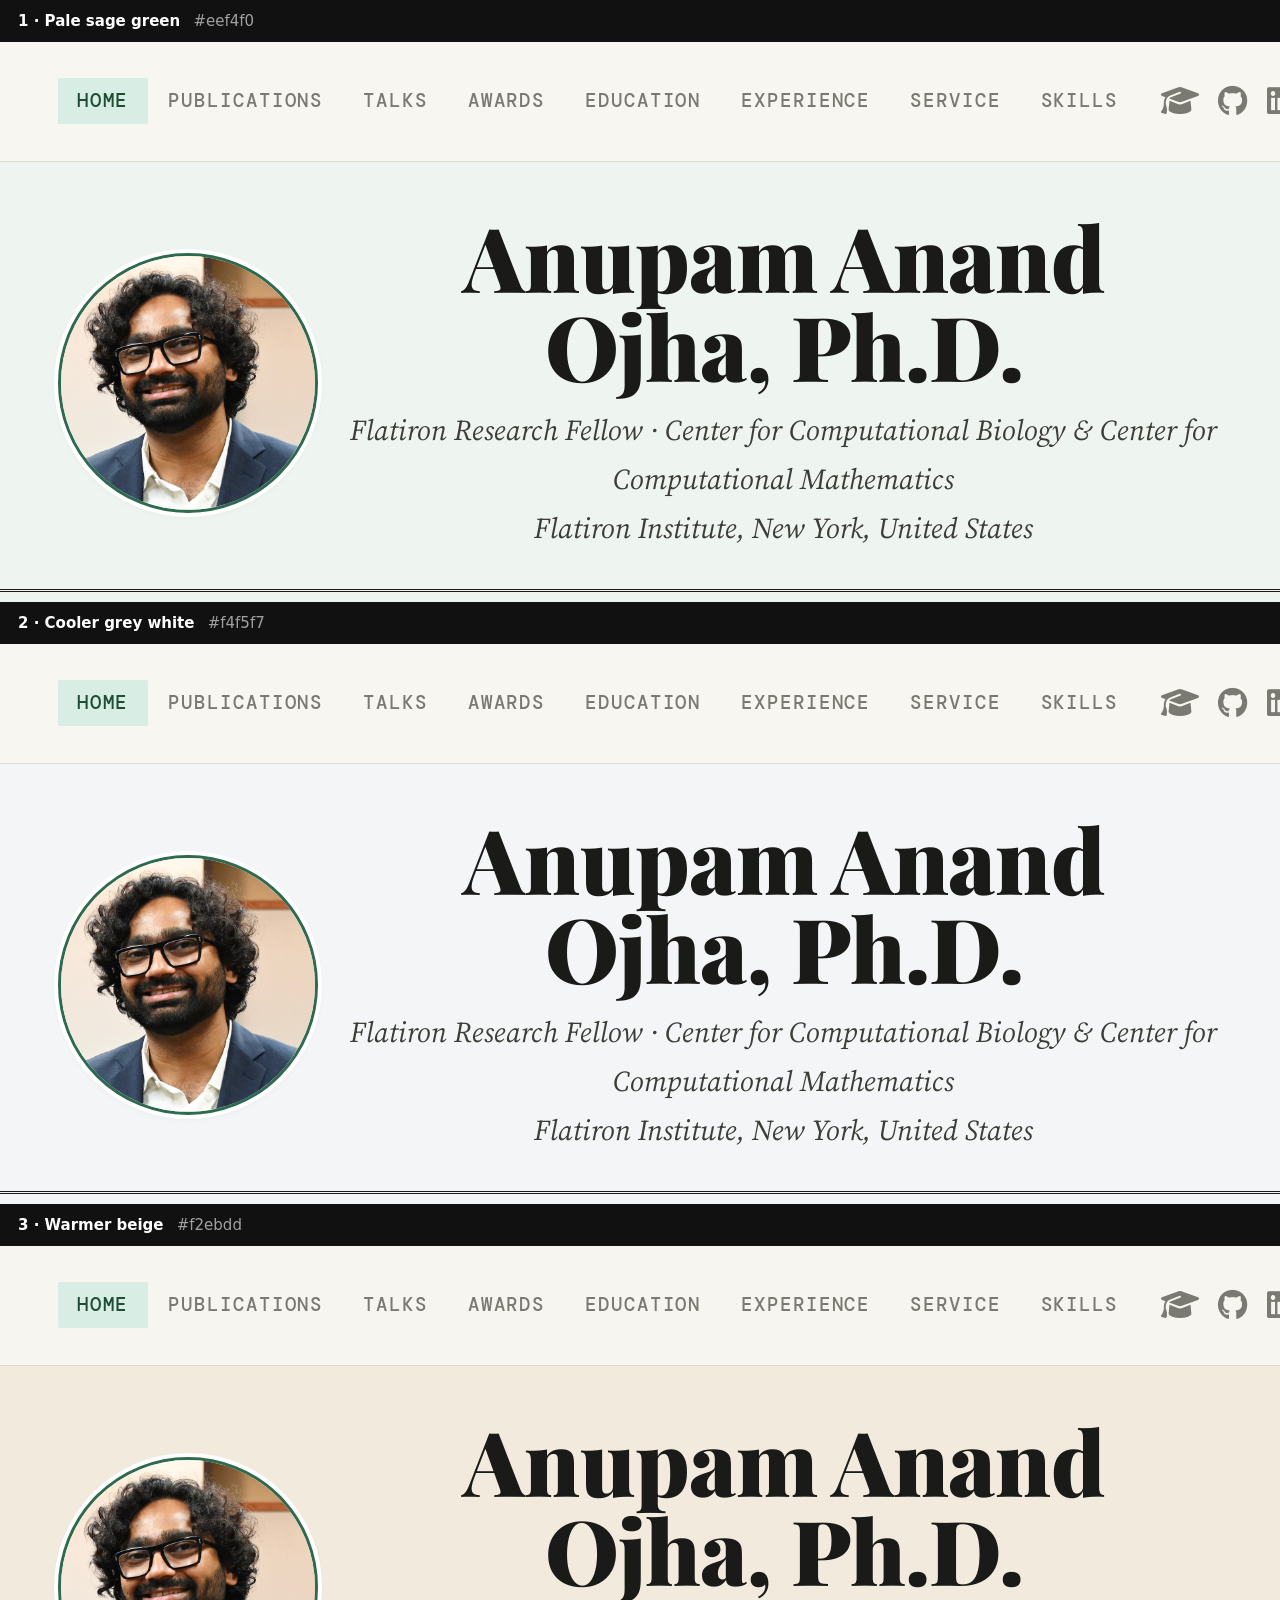
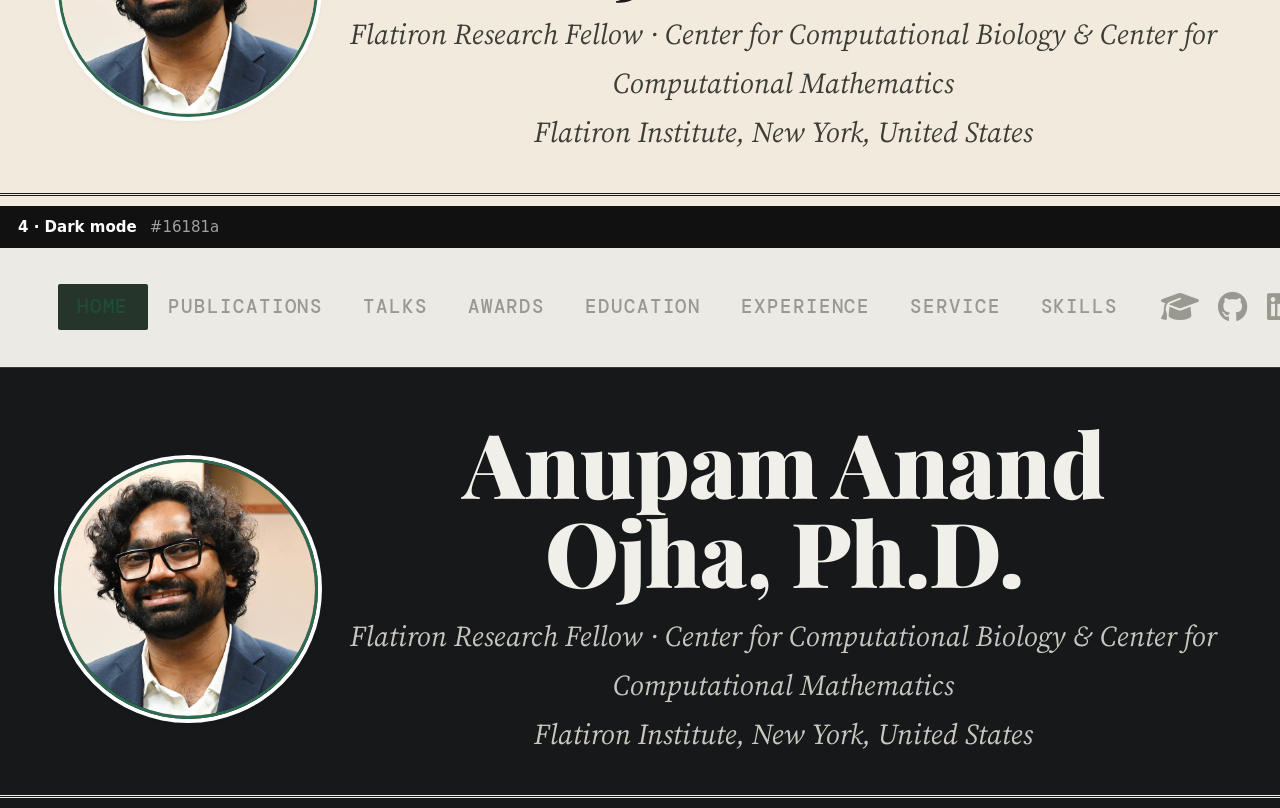
<file: _preview.html>
<!doctype html>
<html>
<head>
<meta charset="utf-8">
<meta name="viewport" content="width=device-width, initial-scale=1">
<title>Background previews</title>
<style>
  body{margin:0;font-family:system-ui,-apple-system,Segoe UI,Roboto,sans-serif;background:#0d0d0d}
  .lab{padding:12px 18px;font-size:15px;font-weight:600;color:#fff;background:#111;position:sticky;top:0;z-index:2}
  .lab span{opacity:.6;font-weight:400;margin-left:8px}
  .frame{width:100%;height:560px;border:0;display:block;background:#fff}
</style>
</head>
<body>
  <div class="lab">1 &middot; Pale sage green <span>#eef4f0</span></div>
  <iframe class="frame" src="index.html" data-bg="#eef4f0"></iframe>
  <div class="lab">2 &middot; Cooler grey white <span>#f4f5f7</span></div>
  <iframe class="frame" src="index.html" data-bg="#f4f5f7"></iframe>
  <div class="lab">3 &middot; Warmer beige <span>#f2ebdd</span></div>
  <iframe class="frame" src="index.html" data-bg="#f2ebdd"></iframe>
  <div class="lab">4 &middot; Dark mode <span>#16181a</span></div>
  <iframe class="frame" src="index.html" data-bg="#16181a" data-dark="1"></iframe>
<script>
document.querySelectorAll('iframe').forEach(function(f){
  f.addEventListener('load', function(){
    try{
      var d = f.contentDocument, r = d.documentElement.style;
      if (f.dataset.dark){
        var set = {'--paper':'#16181a','--paper-dark':'#202325','--paper-border':'#33383c','--ink':'#f0efe9','--ink-mid':'#c8c7bf','--ink-light':'#9a998f','--card':'#202325','--card-border':'#33383c','--sage-ultra':'#1e2a24','--sage-pale':'#25352c'};
        for (var k in set) r.setProperty(k, set[k]);
        d.body.style.color = '#f0efe9';
      } else {
        r.setProperty('--paper', f.dataset.bg);
      }
      d.body.style.background = f.dataset.bg;
    }catch(e){}
  });
});
</script>
</body>
</html>
</file>
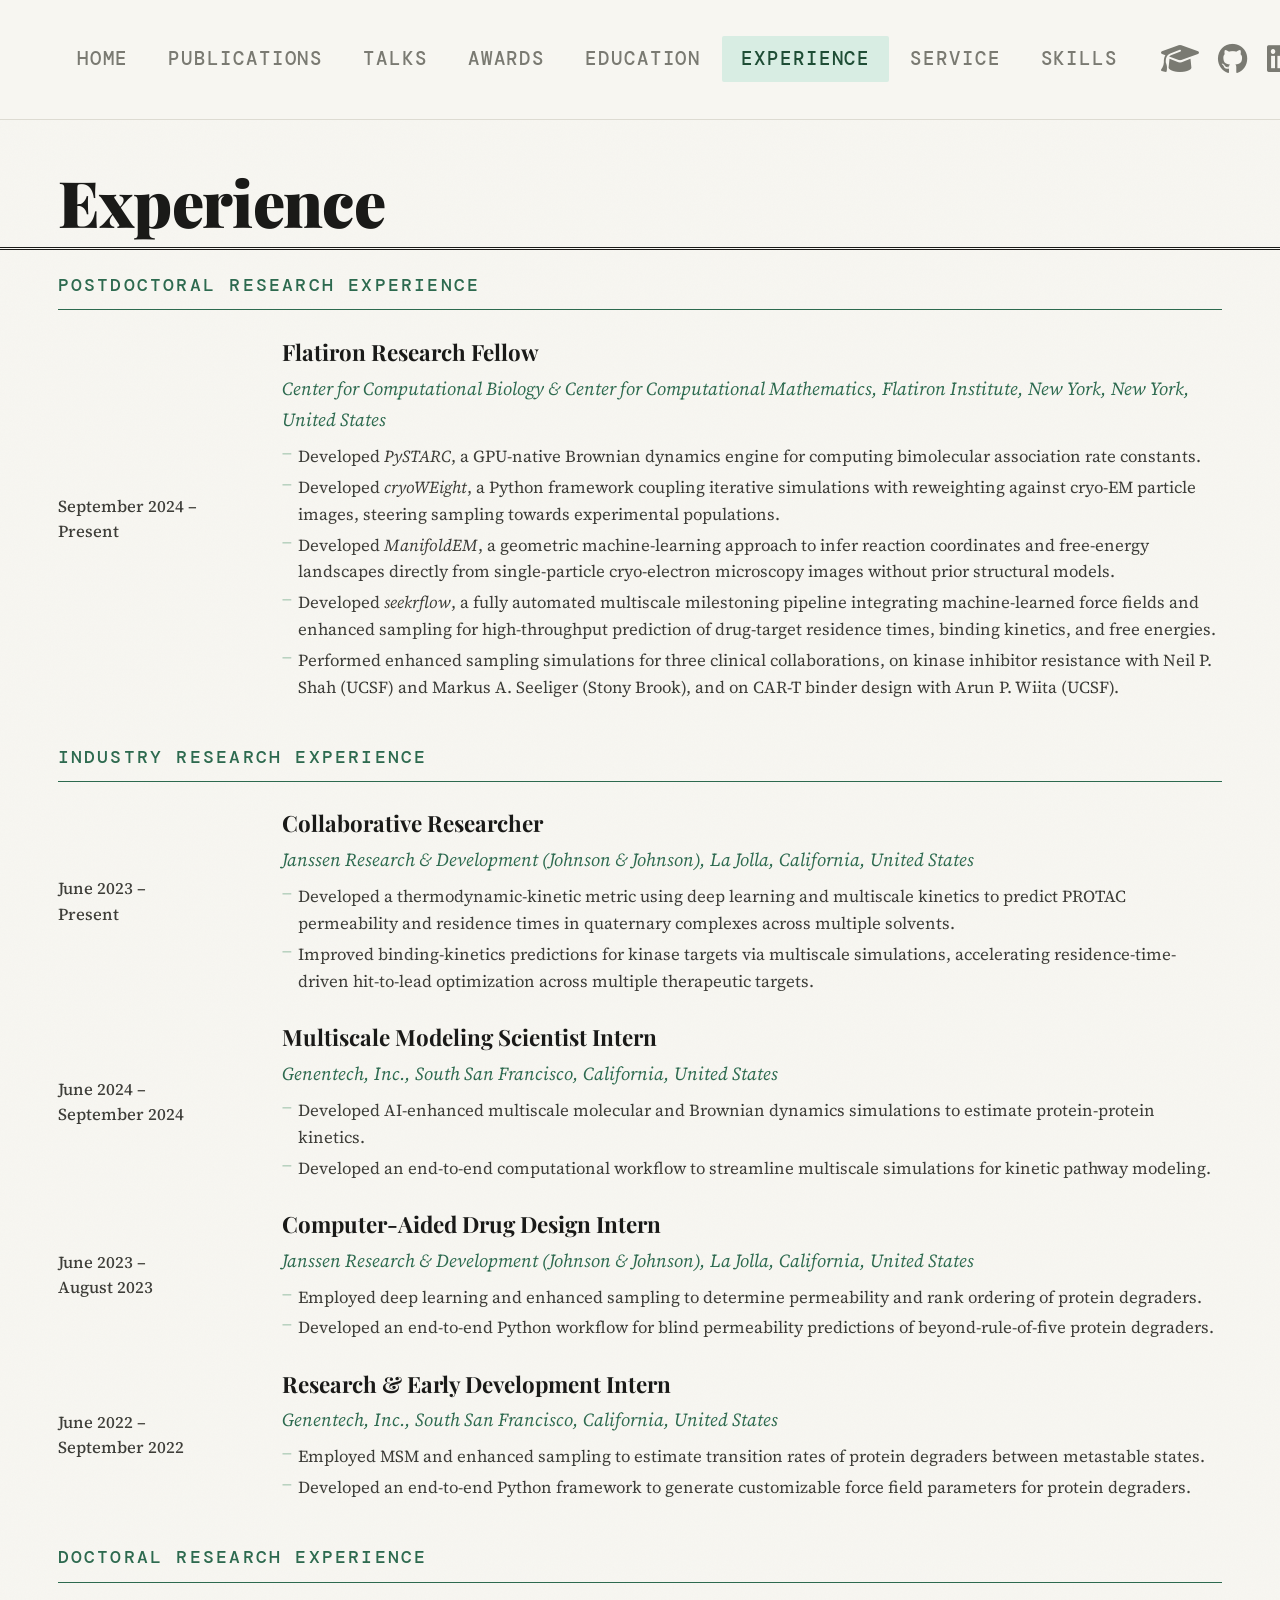
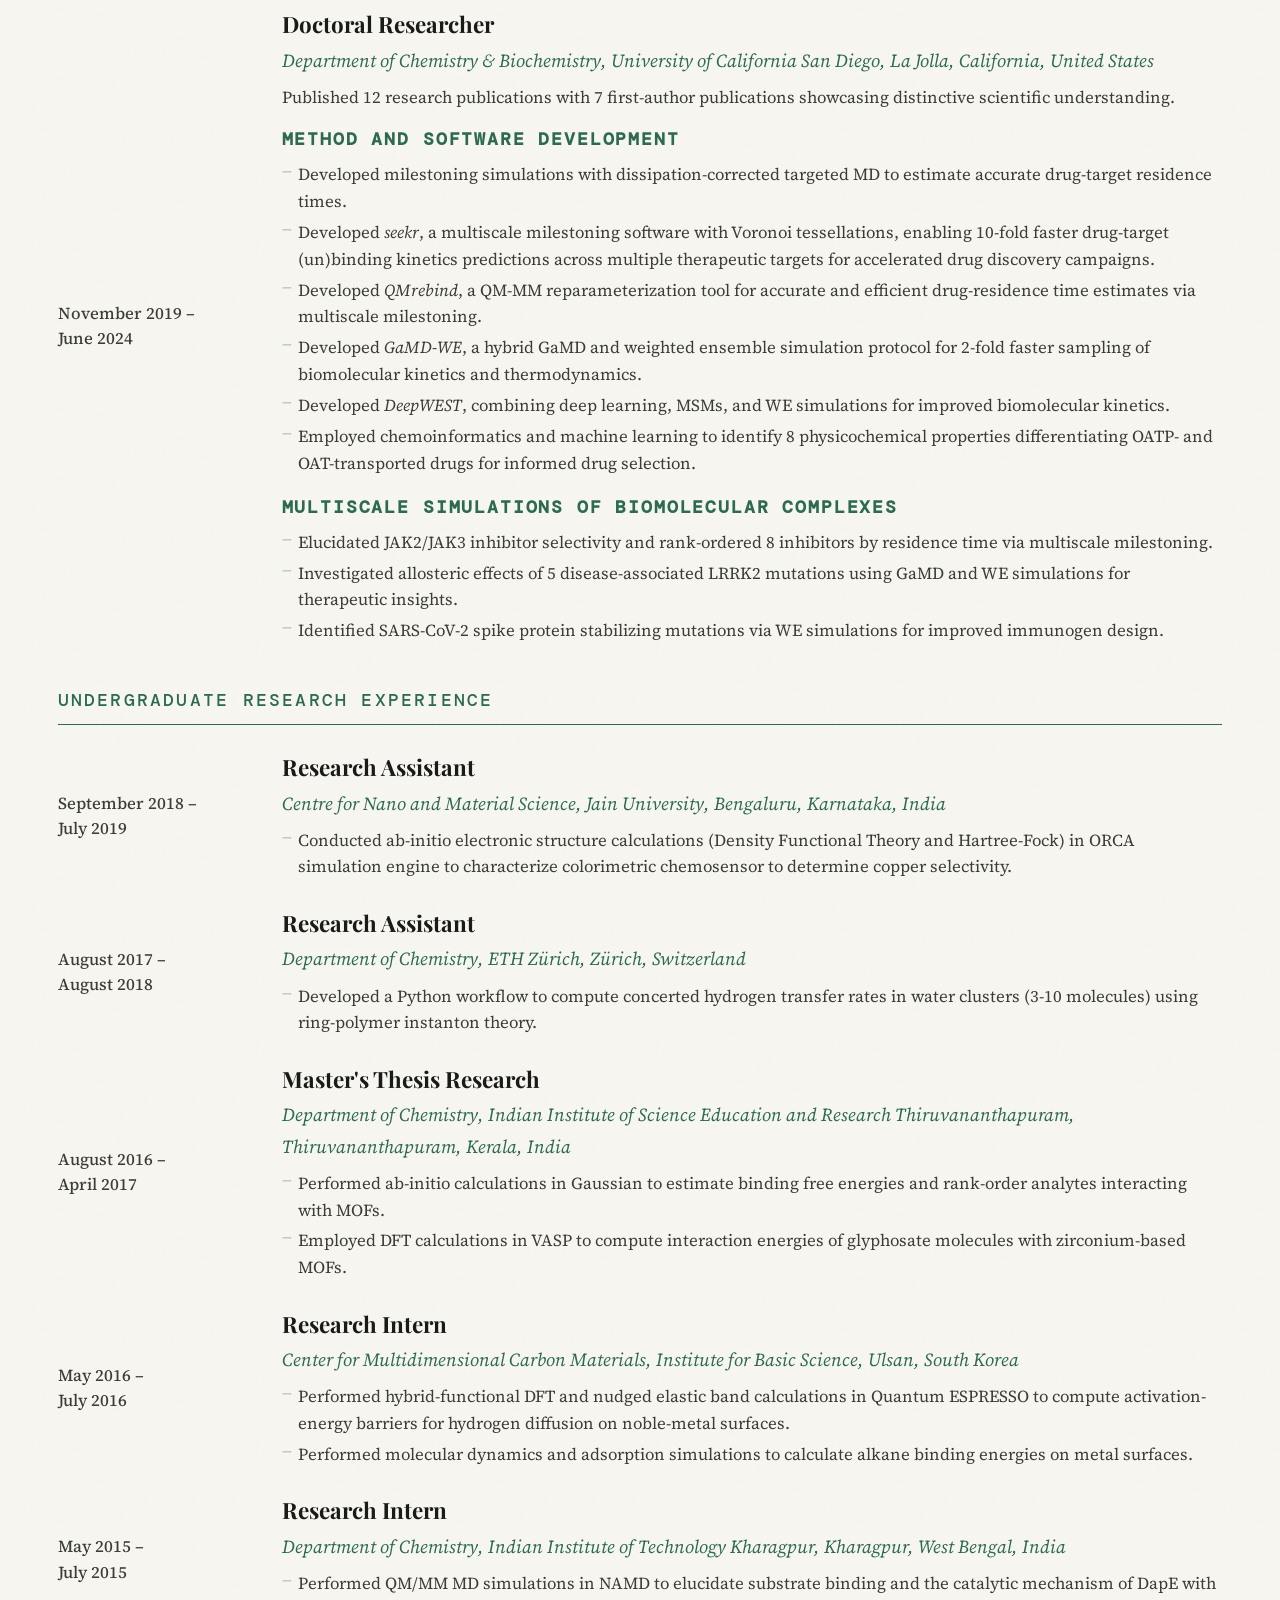
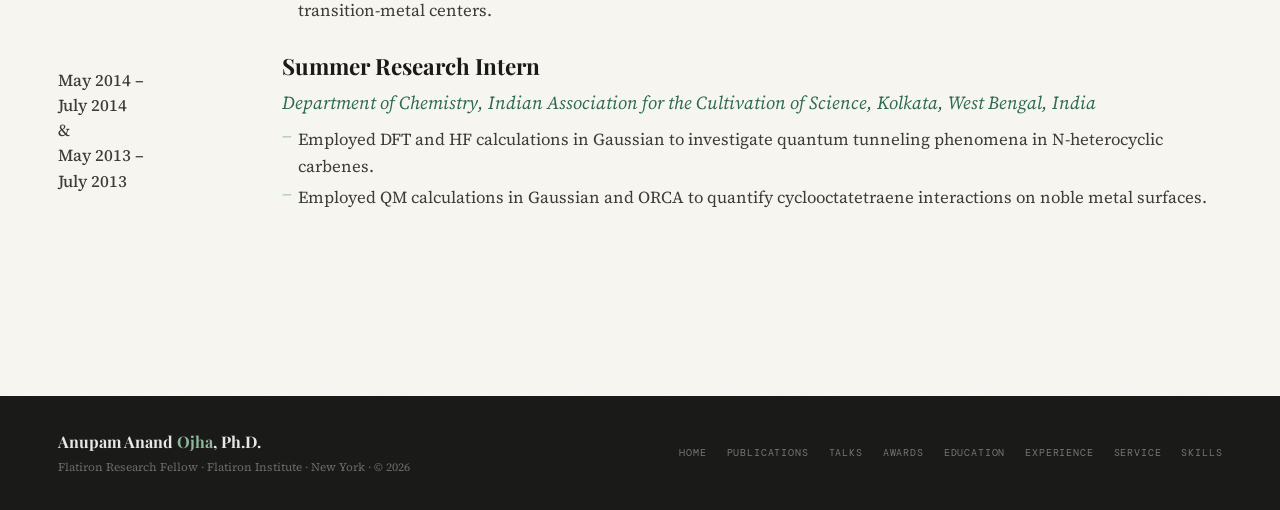
<file: experience.html>
<!DOCTYPE html>
<html lang="en">
<head>
  <meta charset="UTF-8"/>
  <meta name="viewport" content="width=device-width,initial-scale=1.0"/>
  <link rel="icon" type="image/svg+xml" href="favicon.svg"/>
  <title>Experience — Anupam Anand Ojha</title>
  <link rel="stylesheet" href="style.css"/>
  <link rel="stylesheet" href="https://cdnjs.cloudflare.com/ajax/libs/font-awesome/6.5.1/css/all.min.css"/>
  <style>
    /* Match section-title font to publications page */
    .cv-block-title {
      font-size: 1.15rem !important;
      letter-spacing: .12em !important;
      padding-bottom: .5rem !important;
      margin-bottom: 1.4rem !important;
    }
    /* Override: left-align both date lines */
    .tl-date {
      text-align: left !important;
      line-height: 1.5 !important;
      font-size: 1.05rem !important;
      color: var(--ink-mid) !important;
      font-weight: 500 !important;
      font-family: 'Source Serif 4', Georgia, serif !important;
    }
    /* Vertically center the date within its row */
    .tl-item {
      align-items: center !important;
      grid-template-columns: 200px 1fr !important;
    }
    /* Match talks.html font scale */
    .tl-role {
      font-size: 1.4rem !important;
    }
    .tl-org {
      font-size: 1.15rem !important;
    }
    .tl-bullets li {
      font-size: 1.05rem !important;
    }
    /* Reduce white space between page header and first content section */
    .page-header {
      padding-bottom: 12px !important;
    }
    .section {
      padding-top: 20px !important;
      border-top: none !important;
    }
    /* Darken bullet text for better readability */
    .tl-bullets li {
      color: var(--ink-mid) !important;
    }
    /* MOBILE: stack date above content for readability on phones */
    @media (max-width: 768px) {
      .tl-item {
        grid-template-columns: 1fr !important;
        gap: 0.4rem !important;
        align-items: start !important;
      }
      .tl-date {
        font-size: 0.95rem !important;
      }
      .tl-date br {
        display: none;
      }
    }
  </style>
</head>
<body>
<nav class="nav">
  <div class="nav-inner">
    <ul class="nav-links">
      <li><a class="nav-link" href="index.html">Home</a></li>
      <li><a class="nav-link" href="publications.html">Publications</a></li>
      <li><a class="nav-link" href="talks.html">Talks</a></li>
      <li><a class="nav-link" href="awards.html">Awards</a></li>
      <li><a class="nav-link" href="education.html">Education</a></li>
      <li><a class="nav-link active" href="experience.html">Experience</a></li>
      <li><a class="nav-link" href="service.html">Service</a></li>
      <li><a class="nav-link" href="skills.html">Skills</a></li>
    </ul>
    <div class="nav-social">
      <a href="https://scholar.google.com/citations?user=BQ0WKs8AAAAJ" target="_blank" title="Google Scholar"><i class="fas fa-graduation-cap"></i></a>
      <a href="https://github.com/anandojha" target="_blank" title="GitHub"><i class="fab fa-github"></i></a>
      <a href="https://www.linkedin.com/in/aaojha" target="_blank" title="LinkedIn"><i class="fab fa-linkedin"></i></a>
      <a href="https://orcid.org/0000-0001-6588-3092" target="_blank" title="ORCID"><i class="fab fa-orcid"></i></a>
      <a href="mailto:anandojha.002@gmail.com" title="Email"><i class="fas fa-envelope"></i></a>
    </div>
    <button class="nav-toggle" aria-label="menu"><span></span><span></span><span></span></button>
  </div>
</nav>
<div class="nav-mobile">
  <a class="nav-link" href="index.html">Home</a>
  <a class="nav-link" href="publications.html">Publications</a>
  <a class="nav-link" href="talks.html">Talks</a>
  <a class="nav-link" href="awards.html">Awards</a>
  <a class="nav-link" href="education.html">Education</a>
  <a class="nav-link active" href="experience.html">Experience</a>
  <a class="nav-link" href="service.html">Service</a>
  <a class="nav-link" href="skills.html">Skills</a>
</div>

<header class="page-header">
  <div class="container">
    <div class="page-header-inner">
      <div>
        <h1>Experience</h1>
      </div>
    </div>
  </div>
</header>

<main class="section">
  <div class="container">
    <div class="cv-main reveal">

      <!-- POSTDOCTORAL -->
      <div class="cv-block">
        <div class="cv-block-title">Postdoctoral Research Experience</div>
        <div class="tl">
          <div class="tl-item">
            <div class="tl-date">September 2024 –<br>Present</div>
            <div>
              <div class="tl-role">Flatiron Research Fellow</div>
              <div class="tl-org">Center for Computational Biology &amp; Center for Computational Mathematics, Flatiron Institute, New York, New York, United States</div>
              <ul class="tl-bullets">
                <li>Developed <em>PySTARC</em>, a GPU-native Brownian dynamics engine for computing bimolecular association rate constants.</li>
                <li>Developed <em>cryoWEight</em>, a Python framework coupling iterative simulations with reweighting against cryo-EM particle images, steering sampling towards experimental populations.</li>
                <li>Developed <em>ManifoldEM</em>, a geometric machine-learning approach to infer reaction coordinates and free-energy landscapes directly from single-particle cryo-electron microscopy images without prior structural models.</li>
                <li>Developed <em>seekrflow</em>, a fully automated multiscale milestoning pipeline integrating machine-learned force fields and enhanced sampling for high-throughput prediction of drug-target residence times, binding kinetics, and free energies.</li>
                <li>Performed enhanced sampling simulations for three clinical collaborations, on kinase inhibitor resistance with Neil P. Shah (UCSF) and Markus A. Seeliger (Stony Brook), and on CAR-T binder design with Arun P. Wiita (UCSF).</li>
              </ul>
            </div>
          </div>
        </div>
      </div>

      <!-- INDUSTRY -->
      <div class="cv-block">
        <div class="cv-block-title">Industry Research Experience</div>
        <div class="tl">
          <div class="tl-item">
            <div class="tl-date">June 2023 –<br>Present</div>
            <div>
              <div class="tl-role">Collaborative Researcher</div>
              <div class="tl-org">Janssen Research &amp; Development (Johnson &amp; Johnson), La Jolla, California, United States</div>
              <ul class="tl-bullets">
                <li>Developed a thermodynamic-kinetic metric using deep learning and multiscale kinetics to predict PROTAC permeability and residence times in quaternary complexes across multiple solvents.</li>
                <li>Improved binding-kinetics predictions for kinase targets via multiscale simulations, accelerating residence-time-driven hit-to-lead optimization across multiple therapeutic targets.</li>
              </ul>
            </div>
          </div>
          <div class="tl-item">
            <div class="tl-date">June 2024 –<br>September 2024</div>
            <div>
              <div class="tl-role">Multiscale Modeling Scientist Intern</div>
              <div class="tl-org">Genentech, Inc., South San Francisco, California, United States</div>
              <ul class="tl-bullets">
                <li>Developed AI-enhanced multiscale molecular and Brownian dynamics simulations to estimate protein-protein kinetics.</li>
                <li>Developed an end-to-end computational workflow to streamline multiscale simulations for kinetic pathway modeling.</li>
              </ul>
            </div>
          </div>
          <div class="tl-item">
            <div class="tl-date">June 2023 –<br>August 2023</div>
            <div>
              <div class="tl-role">Computer-Aided Drug Design Intern</div>
              <div class="tl-org">Janssen Research &amp; Development (Johnson &amp; Johnson), La Jolla, California, United States</div>
              <ul class="tl-bullets">
                <li>Employed deep learning and enhanced sampling to determine permeability and rank ordering of protein degraders.</li>
                <li>Developed an end-to-end Python workflow for blind permeability predictions of beyond-rule-of-five protein degraders.</li>
              </ul>
            </div>
          </div>
          <div class="tl-item">
            <div class="tl-date">June 2022 –<br>September 2022</div>
            <div>
              <div class="tl-role">Research &amp; Early Development Intern</div>
              <div class="tl-org">Genentech, Inc., South San Francisco, California, United States</div>
              <ul class="tl-bullets">
                <li>Employed MSM and enhanced sampling to estimate transition rates of protein degraders between metastable states.</li>
                <li>Developed an end-to-end Python framework to generate customizable force field parameters for protein degraders.</li>
              </ul>
            </div>
          </div>
        </div>
      </div>

      <!-- PHD -->
      <div class="cv-block">
        <div class="cv-block-title">Doctoral Research Experience</div>
        <div class="tl">
          <div class="tl-item">
            <div class="tl-date">November 2019 –<br>June 2024</div>
            <div>
              <div class="tl-role">Doctoral Researcher</div>
              <div class="tl-org">Department of Chemistry &amp; Biochemistry, University of California San Diego, La Jolla, California, United States</div>
              <p style="font-size:1.05rem;color:var(--ink-mid);margin:.4rem 0 .8rem;line-height:1.6">Published 12 research publications with 7 first-author publications showcasing distinctive scientific understanding.</p>

              <div style="font-family:'DM Mono',monospace;font-size:1.15rem;font-weight:600;letter-spacing:.1em;text-transform:uppercase;color:var(--forest-mid);margin-top:.6rem;margin-bottom:.4rem">Method and software development</div>
              <ul class="tl-bullets">
                <li>Developed milestoning simulations with dissipation-corrected targeted MD to estimate accurate drug-target residence times.</li>
                <li>Developed <em>seekr</em>, a multiscale milestoning software with Voronoi tessellations, enabling 10-fold faster drug-target (un)binding kinetics predictions across multiple therapeutic targets for accelerated drug discovery campaigns.</li>
                <li>Developed <em>QMrebind</em>, a QM-MM reparameterization tool for accurate and efficient drug-residence time estimates via multiscale milestoning.</li>
                <li>Developed <em>GaMD-WE</em>, a hybrid GaMD and weighted ensemble simulation protocol for 2-fold faster sampling of biomolecular kinetics and thermodynamics.</li>
                <li>Developed <em>DeepWEST</em>, combining deep learning, MSMs, and WE simulations for improved biomolecular kinetics.</li>
                <li>Employed chemoinformatics and machine learning to identify 8 physicochemical properties differentiating OATP- and OAT-transported drugs for informed drug selection.</li>
              </ul>

              <div style="font-family:'DM Mono',monospace;font-size:1.15rem;font-weight:600;letter-spacing:.1em;text-transform:uppercase;color:var(--forest-mid);margin-top:.9rem;margin-bottom:.4rem">Multiscale simulations of biomolecular complexes</div>
              <ul class="tl-bullets">
                <li>Elucidated JAK2/JAK3 inhibitor selectivity and rank-ordered 8 inhibitors by residence time via multiscale milestoning.</li>
                <li>Investigated allosteric effects of 5 disease-associated LRRK2 mutations using GaMD and WE simulations for therapeutic insights.</li>
                <li>Identified SARS-CoV-2 spike protein stabilizing mutations via WE simulations for improved immunogen design.</li>
              </ul>
            </div>
          </div>
        </div>
      </div>

      <!-- UNDERGRADUATE -->
      <div class="cv-block">
        <div class="cv-block-title">Undergraduate Research Experience</div>
        <div class="tl">
          <div class="tl-item">
            <div class="tl-date">September 2018 –<br>July 2019</div>
            <div>
              <div class="tl-role">Research Assistant</div>
              <div class="tl-org">Centre for Nano and Material Science, Jain University, Bengaluru, Karnataka, India</div>
              <ul class="tl-bullets">
                <li>Conducted ab-initio electronic structure calculations (Density Functional Theory and Hartree-Fock) in ORCA simulation engine to characterize colorimetric chemosensor to determine copper selectivity.</li>
              </ul>
            </div>
          </div>
          <div class="tl-item">
            <div class="tl-date">August 2017 –<br>August 2018</div>
            <div>
              <div class="tl-role">Research Assistant</div>
              <div class="tl-org">Department of Chemistry, ETH Zürich, Zürich, Switzerland</div>
              <ul class="tl-bullets">
                <li>Developed a Python workflow to compute concerted hydrogen transfer rates in water clusters (3-10 molecules) using ring-polymer instanton theory.</li>
              </ul>
            </div>
          </div>
          <div class="tl-item">
            <div class="tl-date">August 2016 –<br>April 2017</div>
            <div>
              <div class="tl-role">Master's Thesis Research</div>
              <div class="tl-org">Department of Chemistry, Indian Institute of Science Education and Research Thiruvananthapuram, Thiruvananthapuram, Kerala, India</div>
              <ul class="tl-bullets">
                <li>Performed ab-initio calculations in Gaussian to estimate binding free energies and rank-order analytes interacting with MOFs.</li>
                <li>Employed DFT calculations in VASP to compute interaction energies of glyphosate molecules with zirconium-based MOFs.</li>
              </ul>
            </div>
          </div>
          <div class="tl-item">
            <div class="tl-date">May 2016 –<br>July 2016</div>
            <div>
              <div class="tl-role">Research Intern</div>
              <div class="tl-org">Center for Multidimensional Carbon Materials, Institute for Basic Science, Ulsan, South Korea</div>
              <ul class="tl-bullets">
                <li>Performed hybrid-functional DFT and nudged elastic band calculations in Quantum ESPRESSO to compute activation-energy barriers for hydrogen diffusion on noble-metal surfaces.</li>
                <li>Performed molecular dynamics and adsorption simulations to calculate alkane binding energies on metal surfaces.</li>
              </ul>
            </div>
          </div>
          <div class="tl-item">
            <div class="tl-date">May 2015 –<br>July 2015</div>
            <div>
              <div class="tl-role">Research Intern</div>
              <div class="tl-org">Department of Chemistry, Indian Institute of Technology Kharagpur, Kharagpur, West Bengal, India</div>
              <ul class="tl-bullets">
                <li>Performed QM/MM MD simulations in NAMD to elucidate substrate binding and the catalytic mechanism of DapE with transition-metal centers.</li>
              </ul>
            </div>
          </div>
          <div class="tl-item">
            <div class="tl-date">May 2014 –<br>July 2014<br>&amp;<br>May 2013 –<br>July 2013</div>
            <div>
              <div class="tl-role">Summer Research Intern</div>
              <div class="tl-org">Department of Chemistry, Indian Association for the Cultivation of Science, Kolkata, West Bengal, India</div>
              <ul class="tl-bullets">
                <li>Employed DFT and HF calculations in Gaussian to investigate quantum tunneling phenomena in N-heterocyclic carbenes.</li>
                <li>Employed QM calculations in Gaussian and ORCA to quantify cyclooctatetraene interactions on noble metal surfaces.</li>
              </ul>
            </div>
          </div>
        </div>
      </div>

    </div>
  </div>
</main>

<footer class="footer">
  <div class="footer-inner">
    <div>
      <div class="footer-brand">Anupam Anand <em>Ojha</em>, Ph.D.</div>
      <div class="footer-sub">Flatiron Research Fellow · Flatiron Institute · New York · © 2026</div>
    </div>
    <nav class="footer-nav">
      <a href="index.html">Home</a>
      <a href="publications.html">Publications</a>
      <a href="talks.html">Talks</a>
      <a href="awards.html">Awards</a>
      <a href="education.html">Education</a>
      <a href="experience.html">Experience</a>
      <a href="service.html">Service</a>
      <a href="skills.html">Skills</a>
    </nav>
  </div>
</footer>
<script src="nav.js"></script>
</body>
</html>
</file>
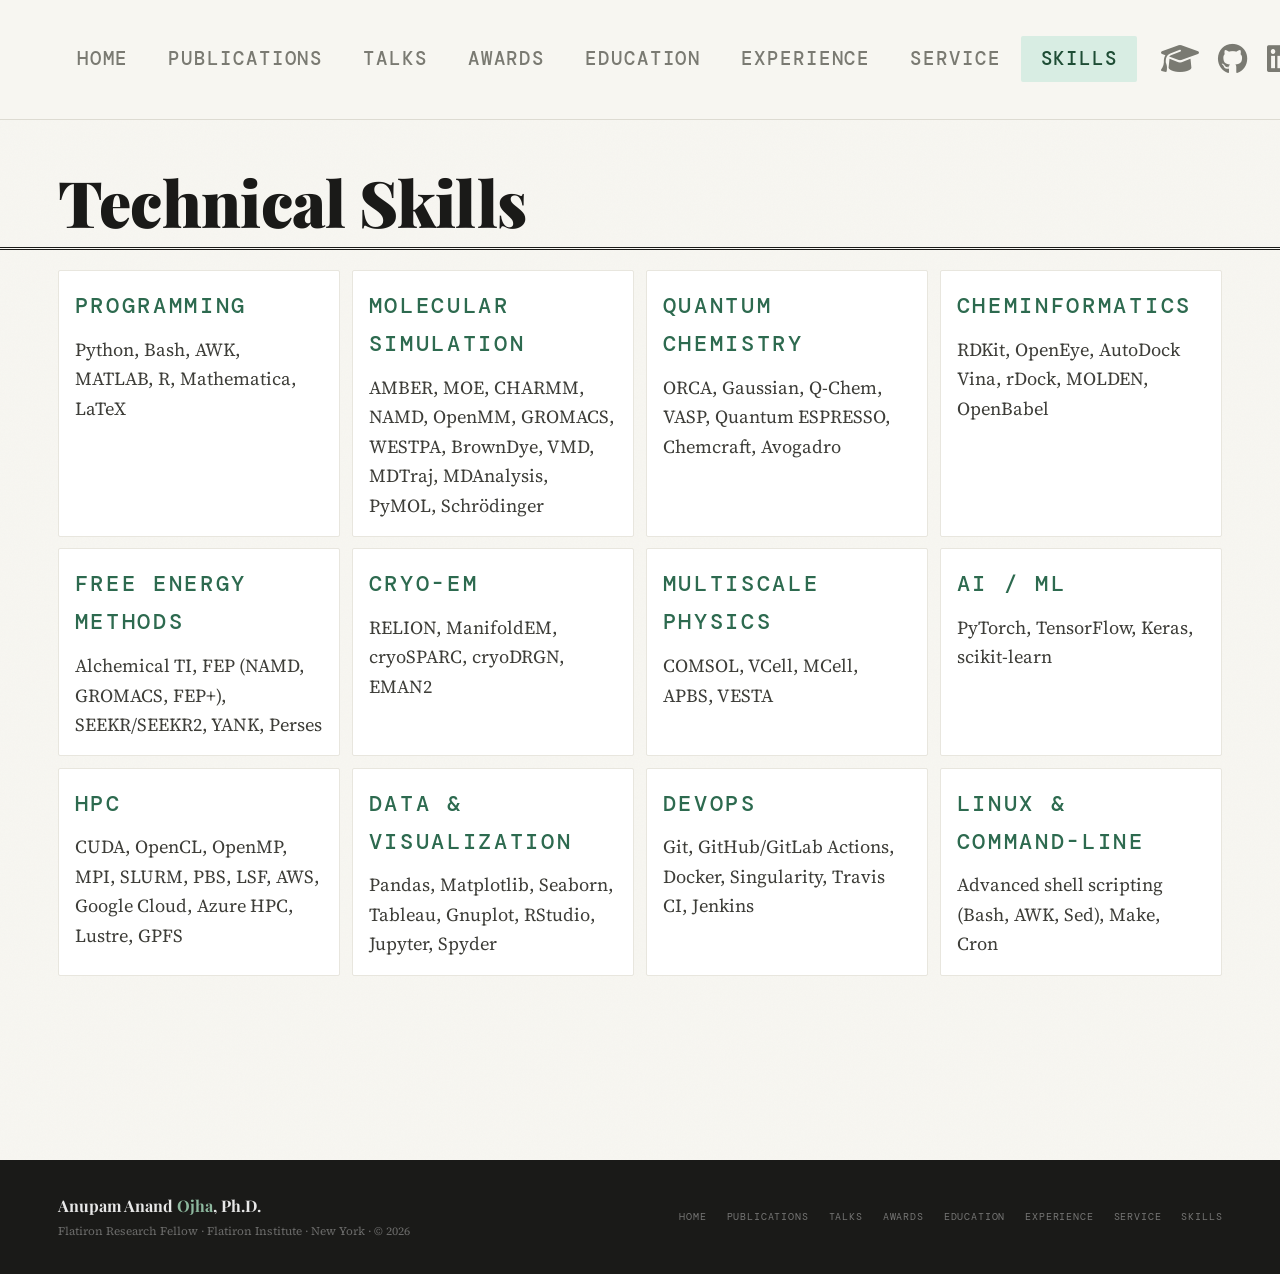
<file: skills.html>
<!DOCTYPE html>
<html lang="en">
<head>
  <meta charset="UTF-8"/>
  <meta name="viewport" content="width=device-width,initial-scale=1.0"/>
  <link rel="icon" type="image/svg+xml" href="favicon.svg"/>
  <title>Skills — Anupam Anand Ojha</title>
  <link rel="stylesheet" href="style.css"/>
  <link rel="stylesheet" href="https://cdnjs.cloudflare.com/ajax/libs/font-awesome/6.5.1/css/all.min.css"/>
  <style>
    /* Reduce white space between page header and first content section */
    .page-header {
      padding-bottom: 12px !important;
    }
    .section {
      padding-top: 20px !important;
      border-top: none !important;
    }
    /* Darker skill description text for better readability */
    .skill-card p {
      color: var(--ink-mid) !important;
    }
    /* Bigger skill category title (matches section-title size on other pages) */
    .skill-card-name {
      font-size: 1.4rem !important;
      letter-spacing: .12em !important;
      margin-bottom: .6rem !important;
    }
    /* Skill description text size matches secondary text on talks page */
    .skill-card p {
      font-size: 1.15rem !important;
    }
  </style>
</head>
<body>
<nav class="nav">
  <div class="nav-inner">
    <ul class="nav-links">
      <li><a class="nav-link" href="index.html">Home</a></li>
      <li><a class="nav-link" href="publications.html">Publications</a></li>
      <li><a class="nav-link" href="talks.html">Talks</a></li>
      <li><a class="nav-link" href="awards.html">Awards</a></li>
      <li><a class="nav-link" href="education.html">Education</a></li>
      <li><a class="nav-link" href="experience.html">Experience</a></li>
      <li><a class="nav-link" href="service.html">Service</a></li>
      <li><a class="nav-link active" href="skills.html">Skills</a></li>
    </ul>
    <div class="nav-social">
      <a href="https://scholar.google.com/citations?user=BQ0WKs8AAAAJ" target="_blank" title="Google Scholar"><i class="fas fa-graduation-cap"></i></a>
      <a href="https://github.com/anandojha" target="_blank" title="GitHub"><i class="fab fa-github"></i></a>
      <a href="https://www.linkedin.com/in/aaojha" target="_blank" title="LinkedIn"><i class="fab fa-linkedin"></i></a>
      <a href="https://orcid.org/0000-0001-6588-3092" target="_blank" title="ORCID"><i class="fab fa-orcid"></i></a>
      <a href="mailto:anandojha.002@gmail.com" title="Email"><i class="fas fa-envelope"></i></a>
    </div>
    <button class="nav-toggle" aria-label="menu"><span></span><span></span><span></span></button>
  </div>
</nav>
<div class="nav-mobile">
  <a class="nav-link" href="index.html">Home</a>
  <a class="nav-link" href="publications.html">Publications</a>
  <a class="nav-link" href="talks.html">Talks</a>
  <a class="nav-link" href="awards.html">Awards</a>
  <a class="nav-link" href="education.html">Education</a>
  <a class="nav-link" href="experience.html">Experience</a>
  <a class="nav-link" href="service.html">Service</a>
  <a class="nav-link active" href="skills.html">Skills</a>
</div>

<header class="page-header">
  <div class="container">
    <div class="page-header-inner">
      <div>
        <h1>Technical Skills</h1>
      </div>
    </div>
  </div>
</header>

<main class="section">
  <div class="container">
    <div class="cv-main reveal">

      <div class="cv-block">
        <div class="skills-grid">

          <div class="skill-card">
            <div class="skill-card-name">Programming</div>
            <p>Python, Bash, AWK, MATLAB, R, Mathematica, LaTeX</p>
          </div>

          <div class="skill-card">
            <div class="skill-card-name">Molecular Simulation</div>
            <p>AMBER, MOE, CHARMM, NAMD, OpenMM, GROMACS, WESTPA, BrownDye, VMD, MDTraj, MDAnalysis, PyMOL, Schrödinger</p>
          </div>

          <div class="skill-card">
            <div class="skill-card-name">Quantum Chemistry</div>
            <p>ORCA, Gaussian, Q-Chem, VASP, Quantum ESPRESSO, Chemcraft, Avogadro</p>
          </div>

          <div class="skill-card">
            <div class="skill-card-name">Cheminformatics</div>
            <p>RDKit, OpenEye, AutoDock Vina, rDock, MOLDEN, OpenBabel</p>
          </div>

          <div class="skill-card">
            <div class="skill-card-name">Free Energy Methods</div>
            <p>Alchemical TI, FEP (NAMD, GROMACS, FEP+), SEEKR/SEEKR2, YANK, Perses</p>
          </div>

          <div class="skill-card">
            <div class="skill-card-name">Cryo-EM</div>
            <p>RELION, ManifoldEM, cryoSPARC, cryoDRGN, EMAN2</p>
          </div>

          <div class="skill-card">
            <div class="skill-card-name">Multiscale Physics</div>
            <p>COMSOL, VCell, MCell, APBS, VESTA</p>
          </div>

          <div class="skill-card">
            <div class="skill-card-name">AI / ML</div>
            <p>PyTorch, TensorFlow, Keras, scikit-learn</p>
          </div>

          <div class="skill-card">
            <div class="skill-card-name">HPC</div>
            <p>CUDA, OpenCL, OpenMP, MPI, SLURM, PBS, LSF, AWS, Google Cloud, Azure HPC, Lustre, GPFS</p>
          </div>

          <div class="skill-card">
            <div class="skill-card-name">Data &amp; Visualization</div>
            <p>Pandas, Matplotlib, Seaborn, Tableau, Gnuplot, RStudio, Jupyter, Spyder</p>
          </div>

          <div class="skill-card">
            <div class="skill-card-name">DevOps</div>
            <p>Git, GitHub/GitLab Actions, Docker, Singularity, Travis CI, Jenkins</p>
          </div>

          <div class="skill-card">
            <div class="skill-card-name">Linux &amp; Command-Line</div>
            <p>Advanced shell scripting (Bash, AWK, Sed), Make, Cron</p>
          </div>

        </div>
      </div>

    </div>
  </div>
</main>

<footer class="footer">
  <div class="footer-inner">
    <div>
      <div class="footer-brand">Anupam Anand <em>Ojha</em>, Ph.D.</div>
      <div class="footer-sub">Flatiron Research Fellow · Flatiron Institute · New York · © 2026</div>
    </div>
    <nav class="footer-nav">
      <a href="index.html">Home</a>
      <a href="publications.html">Publications</a>
      <a href="talks.html">Talks</a>
      <a href="awards.html">Awards</a>
      <a href="education.html">Education</a>
      <a href="experience.html">Experience</a>
      <a href="service.html">Service</a>
      <a href="skills.html">Skills</a>
    </nav>
  </div>
</footer>
<script src="nav.js"></script>
</body>
</html>
</file>
<file: style.css>
@import url('https://fonts.googleapis.com/css2?family=Playfair+Display:ital,wght@0,400;0,600;0,700;0,900;1,400;1,600&family=Source+Serif+4:ital,opsz,wght@0,8..60,300;0,8..60,400;0,8..60,600;1,8..60,400&family=DM+Mono:wght@400;500&display=swap');
/* ═══ TOKENS ═══ */
:root {
  --paper:        #f7f6f1;
  --paper-dark:   #eeede6;
  --paper-border: #dddbd2;
  --ink:          #1a1a18;
  --ink-mid:      #3d3d38;
  --ink-light:    #7a7a72;
  --ink-faint:    #b0afa6;
  --forest:       #1e4d35;
  --forest-mid:   #2d6a4f;
  --sage:         #52876b;
  --sage-light:   #8db89e;
  --sage-pale:    #d8ede3;
  --sage-ultra:   #f0f7f3;
  --card:         #ffffff;
  --card-border:  #e8e6de;
  --shadow:       0 1px 3px rgba(30,77,53,.08), 0 4px 16px rgba(30,77,53,.05);
  --shadow-hover: 0 4px 12px rgba(30,77,53,.13), 0 8px 32px rgba(30,77,53,.08);
  --nav-h:        120px;
  --max-w:        96vw;
  --r:            2px;
}
/* ═══ RESET ═══ */
*,*::before,*::after{box-sizing:border-box;margin:0;padding:0}
html{scroll-behavior:smooth}
body{
  background: var(--paper);
  background-image:
    url("data:image/svg+xml,%3Csvg xmlns='http://www.w3.org/2000/svg' width='400' height='400'%3E%3Cfilter id='n'%3E%3CfeTurbulence type='fractalNoise' baseFrequency='0.75' numOctaves='4' stitchTiles='stitch'/%3E%3C/filter%3E%3Crect width='400' height='400' filter='url(%23n)' opacity='0.025'/%3E%3C/svg%3E");
  color: var(--ink);
  font-family: 'Source Serif 4', Georgia, serif;
  font-size: 16px;
  line-height: 1.7;
  -webkit-font-smoothing: antialiased;
}
a{color:var(--forest-mid);text-decoration:none;transition:color .18s}
a:hover{color:var(--forest)}
ul,ol{list-style:none}
img{max-width:100%;display:block}
/* ═══ LAYOUT ═══ */
.container{max-width:var(--max-w);margin:0 auto;padding:0 2rem}
.section{padding:64px 0;border-top:1px solid var(--paper-border)}
/* ═══ TYPOGRAPHY ═══ */
h1,h2,h3,h4{font-family:'Playfair Display',Georgia,serif;line-height:1.15;color:var(--ink)}
.slug {
  font-family:'DM Mono',monospace;
  font-size:.67rem;font-weight:500;letter-spacing:.14em;text-transform:uppercase;
  color:var(--forest-mid);display:inline-flex;align-items:center;gap:.5rem;
}
.slug::before{content:'';width:20px;height:1.5px;background:var(--forest-mid)}
.section-title{
  font-family:'Playfair Display',serif;
  font-size:2.2rem;font-weight:700;color:var(--ink);
  margin-bottom:1.5rem;
}
/* ═══ NAV ═══ */
.nav{
  position:fixed;top:0;left:0;right:0;z-index:100;
  height:var(--nav-h);
  background:rgba(247,246,241,.95);
  backdrop-filter:blur(12px);
  border-bottom:1.5px solid var(--paper-border);
}
.nav-inner{
  max-width:var(--max-w);margin:0 auto;padding:0 2rem;
  height:100%;display:flex;align-items:center;justify-content:space-between;
}
.nav-logo{
  font-family:'Playfair Display',serif;
  font-size:1.15rem;font-weight:700;color:var(--ink);letter-spacing:.02em;
}
.nav-logo em{color:var(--forest-mid);font-style:normal}
.nav-links{display:flex;align-items:center;gap:.1rem}
.nav-link{
  font-family:'DM Mono',monospace;
  font-size:1.19rem;font-weight:500;letter-spacing:.1em;text-transform:uppercase;
  color:var(--ink-light);padding:.65rem 1.2rem;border-radius:var(--r);
  transition:all .18s;
}
.nav-link:hover{color:var(--forest);background:var(--sage-ultra)}
.nav-link.active{color:var(--forest);background:var(--sage-pale)}
.nav-social{display:flex;align-items:center;gap:1.2rem;margin-left:1.5rem}
.nav-social a{color:var(--ink-light);font-size:1.9rem;transition:color .18s;display:flex;align-items:center}
.nav-social a:hover{color:var(--forest)}
.nav-toggle{display:none;flex-direction:column;gap:5px;cursor:pointer;background:none;border:none;padding:4px}
.nav-toggle span{display:block;width:22px;height:1.5px;background:var(--ink);transition:all .3s}
.nav-mobile{
  display:none;position:fixed;top:var(--nav-h);left:0;right:0;
  background:var(--paper);border-bottom:1.5px solid var(--paper-border);
  padding:1rem 2rem;flex-direction:column;gap:.15rem;z-index:99;
}
.nav-mobile.open{display:flex}
.nav-mobile .nav-link{padding:.65rem 0;border-bottom:1px solid var(--paper-border);font-size:.85rem}
/* ═══ MASTHEAD ═══ */
.masthead{
  padding: calc(var(--nav-h) + 36px) 0 0;
  border-bottom:3px double var(--ink);
  width:100vw;
  position:relative;
  left:50%;
  right:50%;
  margin-left:-50vw;
  margin-right:-50vw;
}
.masthead .container{
  max-width:var(--max-w);
  margin:0 auto;
  padding:0 2rem;
}
.masthead-top{display:none;}
.masthead-vol{font-family:'DM Mono',monospace;font-size:.68rem;color:var(--ink-light);letter-spacing:.08em}
.masthead-date{font-family:'DM Mono',monospace;font-size:.68rem;color:var(--ink-light);letter-spacing:.08em}
.masthead-name{
  font-family:'Playfair Display',serif;
  font-size:clamp(3.2rem,7vw,5.8rem);
  font-weight:900;color:var(--ink);
  text-align:center;line-height:1;
  letter-spacing:-.01em;
  padding:.3rem 0 .5rem;
}
.masthead-tagline{
  display:flex;align-items:center;justify-content:center;gap:1rem;
  padding:.5rem 0;font-size:1.8rem;color:var(--ink-mid);font-style:italic;
  flex-wrap:wrap;text-align:center;
}
.masthead-tagline span{color:var(--ink-faint)}
/* ═══ MAGAZINE GRID ═══ */
.magazine-grid{
  display:grid;
  grid-template-columns:2fr 2px 2fr 2px .9fr;
  gap:0;
  padding:28px 0 40px;
  width:100%;
}
.mag-divider{background:var(--paper-border)}
.mag-col{padding:0 28px}
.mag-col:first-child{padding-left:0}
.mag-col:last-child{padding-right:0}
.mag-col-label{
  font-family:'DM Mono',monospace;font-size:1.7rem;font-weight:500;
  letter-spacing:.12em;text-transform:uppercase;color:var(--forest-mid);
  padding-bottom:.5rem;border-bottom:1.5px solid var(--forest-mid);
  margin-bottom:1rem;text-align:center;
}
/* About col */
.about-bio{font-size:1rem;line-height:1.78;color:var(--ink-mid)}
.about-bio p{margin-bottom:.85rem}
.about-bio p:last-child{margin-bottom:0}
.about-bio strong{color:var(--ink);font-weight:600}
.about-links{display:flex;flex-direction:column;gap:.35rem;margin-top:1.2rem}
.about-link{
  display:inline-flex;align-items:center;gap:.5rem;
  font-size:1.35rem;color:var(--ink-mid);
  border-bottom:1px solid var(--paper-border);padding-bottom:.3rem;
  transition:color .15s;
}
.about-link:last-child{border-bottom:none}
.about-link:hover{color:var(--forest)}
.about-link i{color:var(--sage);font-size:1.1rem;width:18px;text-align:center}
/* Stats col */
.stat-stack{display:flex;flex-direction:column;gap:.6rem}
.stat-item{
  background:var(--card);border:1px solid var(--card-border);
  padding:.5rem .7rem;border-radius:var(--r);
  border-left:3px solid var(--forest-mid);
  transition:border-color .18s, box-shadow .18s;
}
.stat-item:hover{border-left-color:var(--sage);box-shadow:var(--shadow)}
.stat-num{
  font-family:'Playfair Display',serif;
  font-size:2.6rem;font-weight:700;color:var(--forest);line-height:1;
}
.stat-label{font-family:'DM Mono',monospace;font-size:.62rem;letter-spacing:.12em;text-transform:uppercase;color:var(--ink-light);margin-top:.2rem}
/* Latest pubs col */
.latest-pub{padding-bottom:1rem;margin-bottom:1rem;border-bottom:1px solid var(--paper-border);}
.latest-pub:last-child{border-bottom:none;margin-bottom:0;padding-bottom:0}
.latest-pub-num{font-family:'DM Mono',monospace;font-size:.6rem;color:var(--sage-light);margin-bottom:.25rem}
.latest-pub-title{
  font-family:'Playfair Display',serif;font-size:1.1rem;font-weight:600;
  font-style:normal;color:var(--ink);line-height:1.35;margin-bottom:.3rem;
}
.latest-pub-authors{font-size:.75rem;color:var(--ink-light);margin-bottom:.3rem;line-height:1.5}
.latest-pub-authors strong{color:var(--ink-mid);font-weight:600}
.latest-pub-meta{display:flex;align-items:center;gap:.5rem;flex-wrap:wrap}
.pub-tag{
  font-family:'DM Mono',monospace;
  font-size:.6rem;font-weight:500;letter-spacing:.06em;text-transform:uppercase;
  padding:.15rem .5rem;border-radius:1px;
}
.tag-acs    {background:#e8f0fb;color:#2a5fa8;border:1px solid #c5d7f5}
.tag-rsc    {background:#e8f5ee;color:#1e6b42;border:1px solid #b8dfc8}
.tag-nature {background:#fdecea;color:#9e2a2a;border:1px solid #f5c5c0}
.tag-mdpi   {background:#f0eafb;color:#6b35a8;border:1px solid #d8c0f5}
.tag-biorxiv{background:#fef3e2;color:#9e5a0a;border:1px solid #f5d8a0}
.tag-arxiv  {background:#fdecea;color:#9e2a2a;border:1px solid #f5c5c0}
.tag-aps    {background:#eef2fb;color:#33488f;border:1px solid #c8d3f0}
.tag-iucr   {background:#eafaf1;color:#1a7a45;border:1px solid #b0e8c5}
.tag-livecoms{background:#e8faf0;color:#1a7a55;border:1px solid #a0e0c0}
.tag-elsevier{background:#fff3e0;color:#9e5500;border:1px solid #f5cfa0}
.tag-prep   {background:var(--sage-pale);color:var(--forest-mid);border:1px solid var(--sage-light)}
.view-all{
  display:inline-flex;align-items:center;gap:.4rem;
  font-family:'DM Mono',monospace;font-size:1.36rem;font-weight:500;
  letter-spacing:.08em;text-transform:uppercase;color:var(--forest-mid);
  margin-top:1.25rem;transition:gap .18s;
}
.view-all:hover{gap:.7rem;color:var(--forest)}
/* ═══ PAGE HEADER ═══ */
.page-header{
  padding:calc(var(--nav-h) + 48px) 0 36px;
  border-bottom:3px double var(--ink);
  margin-bottom:0;
}
.page-header-inner{display:flex;align-items:flex-end;justify-content:space-between;gap:2rem;flex-wrap:wrap;}
.page-header h1{
  font-family:'Playfair Display',serif;
  font-size:clamp(2.8rem,6vw,4rem);font-weight:900;color:var(--ink);
  letter-spacing:-.01em;line-height:1.05;
}
.page-header-sub{font-size:.82rem;color:var(--ink-light);margin-top:.5rem;font-style:italic}
.page-header-count{font-family:'DM Mono',monospace;font-size:.68rem;color:var(--ink-faint);letter-spacing:.1em;text-align:right;flex-shrink:0;}
/* ═══ PUBLICATIONS ═══ */
.pub-section-label{
  font-family:'DM Mono',monospace;font-size:.68rem;font-weight:500;
  letter-spacing:.16em;text-transform:uppercase;color:var(--forest-mid);
  padding:.4rem 0;border-top:1.5px solid var(--forest-mid);
  border-bottom:1px solid var(--paper-border);
  margin-bottom:0;
  display:flex;align-items:center;justify-content:space-between;
}
.pub-count-badge{background:var(--sage-pale);color:var(--forest-mid);font-size:.6rem;padding:.15rem .5rem;border-radius:1px;border:1px solid var(--sage-light);}
.pub-list{border:1px solid var(--card-border);border-radius:var(--r);overflow:hidden;margin-bottom:3rem}
.pub-card{display:grid;grid-template-columns:3rem 1fr;background:var(--card);border-bottom:1px solid var(--card-border);transition:background .15s;}
.pub-card:last-child{border-bottom:none}
.pub-card:hover{background:var(--sage-ultra)}
.pub-spine{
  background:var(--forest-mid);display:flex;align-items:center;
  justify-content:center;font-family:'DM Mono',monospace;
  font-size:.65rem;color:rgba(255,255,255,.55);writing-mode:vertical-rl;
  letter-spacing:.08em;padding:.5rem 0;transition:background .15s;
}
.pub-card:hover .pub-spine{background:var(--forest)}
.pub-body{padding:1.1rem 1.3rem}
.pub-title{font-family:'Playfair Display',serif;font-size:1.15rem;font-weight:600;font-style:normal;color:var(--ink);line-height:1.4;margin-bottom:.35rem;}
.pub-authors{font-size:.79rem;color:var(--ink-light);margin-bottom:.4rem;line-height:1.5}
.pub-authors strong{color:var(--ink-mid);font-weight:600}
.pub-meta{display:flex;align-items:center;gap:.6rem;flex-wrap:wrap}
.pub-journal{font-size:.77rem;color:var(--ink-light);font-style:italic}
.pub-doi{font-family:'DM Mono',monospace;font-size:.65rem;color:var(--sage);display:inline-flex;align-items:center;gap:.3rem;margin-left:auto;transition:color .15s;}
.pub-doi:hover{color:var(--forest)}
/* ═══ TALKS ═══ */
.talks-timeline{display:flex;flex-direction:column;gap:0;border:1px solid var(--card-border);border-radius:var(--r);overflow:hidden}
.talk-card{display:grid;grid-template-columns:140px 1fr;background:var(--card);border-bottom:1px solid var(--card-border);transition:background .15s;}
.talk-card:last-child{border-bottom:none}
.talk-card:hover{background:var(--sage-ultra)}
.talk-date-col{background:var(--sage-ultra);border-right:1px solid var(--card-border);padding:.9rem .8rem;display:flex;flex-direction:column;align-items:center;justify-content:center;text-align:center;transition:background .15s;}
.talk-card:hover .talk-date-col{background:var(--sage-pale)}
.talk-day{font-family:'Playfair Display',serif;font-size:2rem;font-weight:700;color:var(--forest);line-height:1}
.talk-mon{font-family:'DM Mono',monospace;font-size:.75rem;letter-spacing:.12em;text-transform:uppercase;color:var(--sage);margin-top:.2rem}
.talk-yr{font-family:'DM Mono',monospace;font-size:.72rem;letter-spacing:.08em;color:var(--ink-faint);margin-top:.15rem}
.talk-body{padding:1rem 1.2rem}
.talk-title{font-family:'Playfair Display',serif;font-size:1.1rem;font-weight:600;font-style:normal;color:var(--ink);line-height:1.4;margin-bottom:.3rem}
.talk-venue{font-size:.82rem;color:var(--ink-mid);margin-bottom:.2rem}
.talk-loc{font-family:'DM Mono',monospace;font-size:.68rem;color:var(--ink-faint);display:flex;align-items:center;gap:.35rem}
/* ═══ AWARDS ═══ */
.awards-grid{display:grid;grid-template-columns:repeat(auto-fill,minmax(290px,1fr));gap:.9rem;margin-bottom:3rem}
.award-card{background:var(--card);border:1px solid var(--card-border);border-left:3px solid var(--forest-mid);border-radius:var(--r);padding:1.3rem;transition:all .18s;}
.award-card:hover{border-left-color:var(--sage);box-shadow:var(--shadow-hover);transform:translateY(-1px)}
.award-year{font-family:'DM Mono',monospace;font-size:.62rem;letter-spacing:.14em;text-transform:uppercase;color:var(--forest-mid);margin-bottom:.45rem}
.award-name{font-family:'Playfair Display',serif;font-size:1.2rem;font-weight:700;color:var(--ink);line-height:1.3;margin-bottom:.3rem}
.award-amount{font-size:.82rem;font-weight:600;color:var(--sage);margin-bottom:.3rem}
.award-desc{font-size:.79rem;color:var(--ink-light);line-height:1.6}
.grants-stack{display:flex;flex-direction:column;gap:.9rem}
.grant-card{background:var(--card);border:1px solid var(--card-border);border-radius:var(--r);display:grid;grid-template-columns:1fr auto;gap:2rem;padding:1.4rem;align-items:start;transition:box-shadow .18s;}
.grant-card:hover{box-shadow:var(--shadow-hover)}
.grant-name{font-family:'Playfair Display',serif;font-size:1.2rem;font-weight:700;color:var(--ink);margin-bottom:.3rem}
.grant-org{font-family:'DM Mono',monospace;font-size:.65rem;letter-spacing:.06em;color:var(--forest-mid);margin-bottom:.4rem}
.grant-desc{font-size:.82rem;color:var(--ink-light);line-height:1.6}
.grant-amount{font-family:'Playfair Display',serif;font-size:1.7rem;font-weight:700;color:var(--forest);text-align:right;white-space:nowrap}
.grant-period{font-family:'DM Mono',monospace;font-size:.62rem;color:var(--ink-faint);text-align:right;margin-top:.2rem}
/* ═══ CV ═══ */
.cv-layout{display:grid;grid-template-columns:200px 1fr;gap:3rem;align-items:start}
.cv-sidebar{}
.cv-sidebar-section{margin-bottom:2rem}
.cv-sidebar-label{font-family:'DM Mono',monospace;font-size:.62rem;font-weight:500;letter-spacing:.14em;text-transform:uppercase;color:var(--forest-mid);padding-bottom:.4rem;border-bottom:1.5px solid var(--forest-mid);margin-bottom:.8rem}
.cv-sidebar-link{display:flex;align-items:center;gap:.5rem;font-size:.8rem;color:var(--ink-mid);padding:.25rem 0;border-bottom:1px solid var(--paper-border);transition:color .15s}
.cv-sidebar-link:last-child{border-bottom:none}
.cv-sidebar-link:hover{color:var(--forest)}
.cv-sidebar-link i{color:var(--sage);width:13px;font-size:.8rem}
.cv-sidebar-item{font-size:.8rem;color:var(--ink-mid);padding:.2rem 0;border-bottom:1px solid var(--paper-border)}
.cv-sidebar-item:last-child{border-bottom:none}
.cv-main{}
.cv-block{margin-bottom:2.5rem}
.cv-block-title{font-family:'DM Mono',monospace;font-size:.68rem;font-weight:500;letter-spacing:.16em;text-transform:uppercase;color:var(--forest-mid);padding-bottom:.4rem;border-bottom:1.5px solid var(--forest-mid);margin-bottom:1.25rem;}
.tl{display:flex;flex-direction:column;gap:1.4rem}
.tl-item{display:grid;grid-template-columns:150px 1fr;gap:1.5rem}
.tl-date{font-family:'DM Mono',monospace;font-size:.68rem;color:var(--ink-faint);text-align:right;padding-top:.18rem;line-height:1.55}
.tl-role{font-family:'Playfair Display',serif;font-size:1.15rem;font-weight:700;color:var(--ink);margin-bottom:.1rem}
.tl-org{font-size:.8rem;color:var(--forest-mid);margin-bottom:.55rem;font-style:italic}
.tl-bullets{display:flex;flex-direction:column;gap:.25rem}
.tl-bullets li{font-size:.8rem;color:var(--ink-light);padding-left:1rem;position:relative;line-height:1.6}
.tl-bullets li::before{content:'—';position:absolute;left:0;color:var(--sage-light);font-size:.75rem}
.skills-grid{display:grid;grid-template-columns:repeat(auto-fill,minmax(240px,1fr));gap:.7rem}
.skill-card{background:var(--card);border:1px solid var(--card-border);border-radius:var(--r);padding:1rem}
.skill-card-name{font-family:'DM Mono',monospace;font-size:.6rem;font-weight:500;letter-spacing:.13em;text-transform:uppercase;color:var(--forest-mid);margin-bottom:.4rem}
.skill-card p{font-size:.78rem;color:var(--ink-light);line-height:1.6}
/* ═══ FOOTER ═══ */
.footer{background:var(--ink);color:rgba(255,255,255,.55);padding:2rem 0;margin-top:5rem;}
.footer-inner{max-width:var(--max-w);margin:0 auto;padding:0 2rem;display:flex;align-items:center;justify-content:space-between;gap:2rem;flex-wrap:wrap}
.footer-brand{font-family:'Playfair Display',serif;color:rgba(255,255,255,.9);font-size:1rem;font-weight:700}
.footer-brand em{color:#8db89e;font-style:normal}
.footer-sub{font-size:.72rem;color:rgba(255,255,255,.35);margin-top:.2rem}
.footer-nav{display:flex;gap:1.25rem;flex-wrap:wrap}
.footer-nav a{font-family:'DM Mono',monospace;font-size:.65rem;letter-spacing:.08em;text-transform:uppercase;color:rgba(255,255,255,.4);transition:color .18s}
.footer-nav a:hover{color:#8db89e}
/* ═══ ANIMATIONS ═══ */
.reveal{opacity:0;transform:translateY(14px);transition:opacity .5s ease,transform .5s ease}
.reveal.visible{opacity:1;transform:none}
.reveal-d1{transition-delay:.08s}
.reveal-d2{transition-delay:.16s}
.reveal-d3{transition-delay:.24s}
/* ═══ RESPONSIVE ═══ */
@media(max-width:900px){
  .nav-links{display:none}
  .nav-toggle{display:flex}
  .magazine-grid{grid-template-columns:1fr;gap:2rem}
  .mag-divider{display:none}
  .mag-col{padding:0}
  .cv-layout{grid-template-columns:1fr}
  .tl-item{grid-template-columns:1fr;gap:.2rem}
  .tl-date{text-align:left}
  .grant-card{grid-template-columns:1fr}
  .grant-amount{text-align:left}
  .talk-card{grid-template-columns:110px 1fr}
  .page-header-inner{flex-direction:column;align-items:flex-start}
}
@media(max-width:560px){
  .container{padding:0 1.25rem}
  .awards-grid{grid-template-columns:1fr}
  .skills-grid{grid-template-columns:1fr}
  .masthead-name{font-size:2.2rem}
  .masthead-top{flex-direction:column;gap:.2rem}
}
</file>
